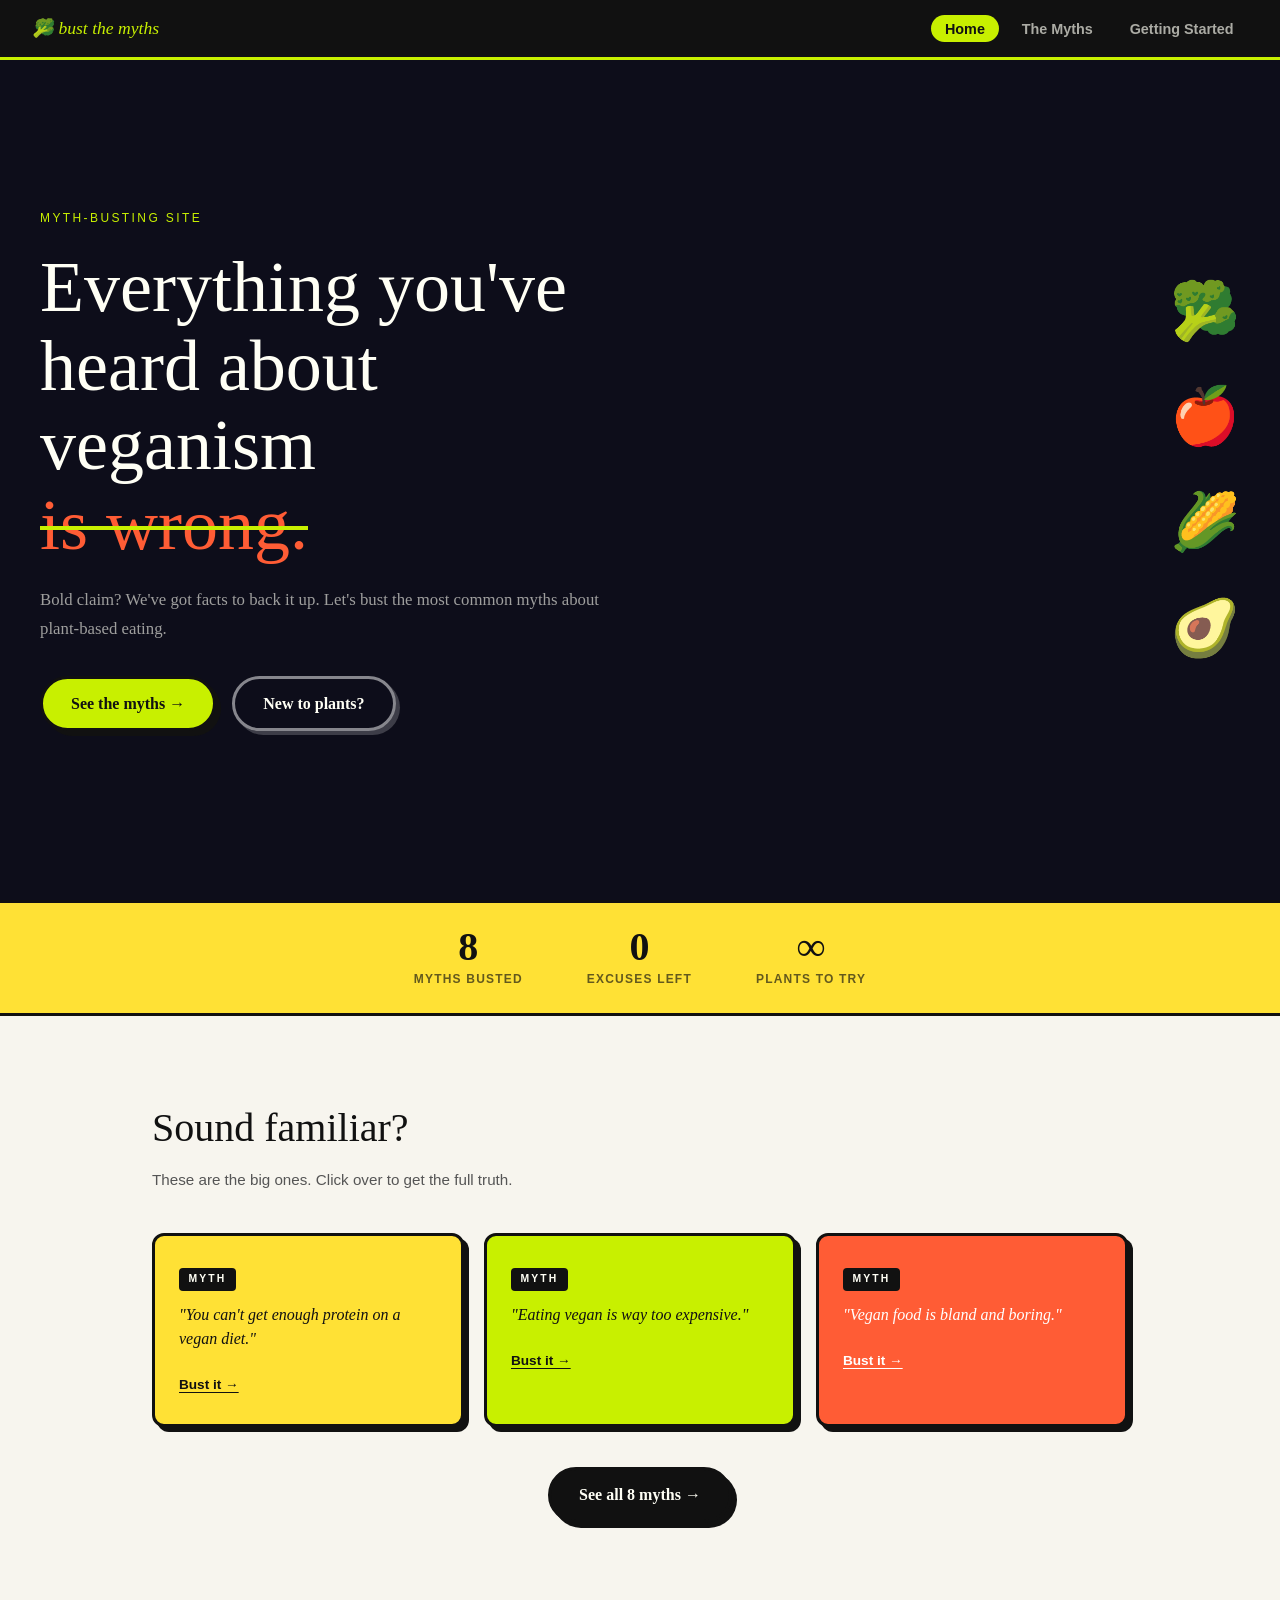
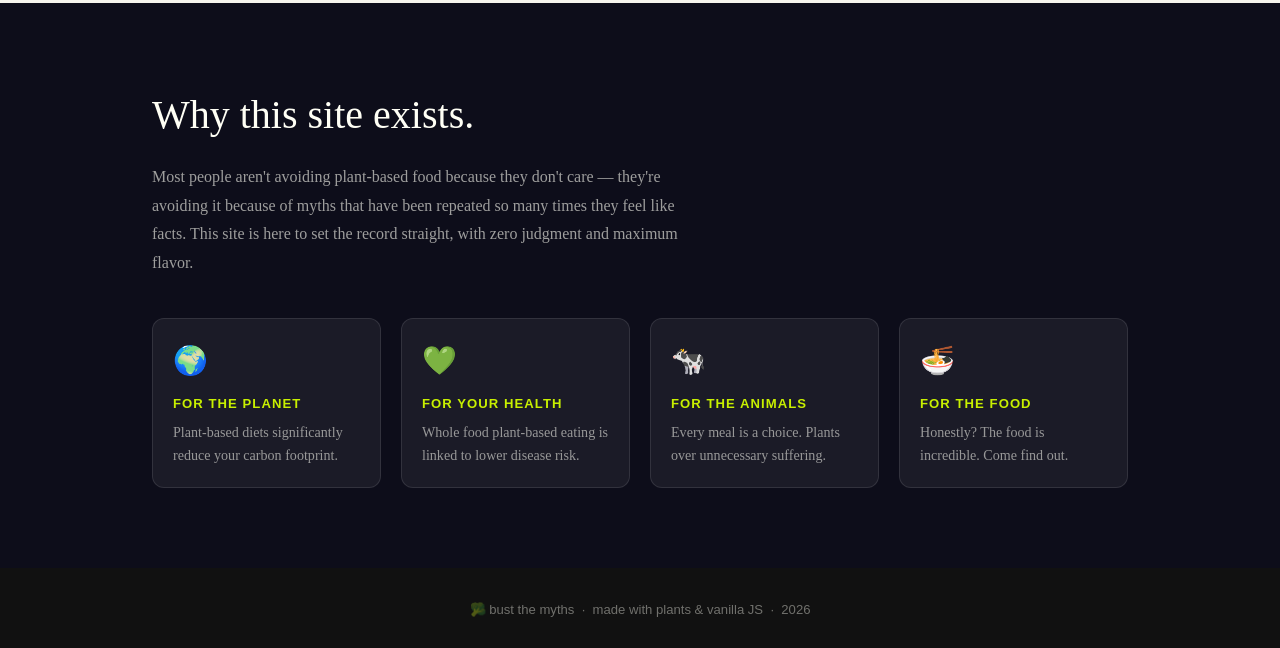
<file: index.html>
<!doctype html>
<html lang="en">
  <head>
    <meta charset="UTF-8" />
    <meta name="viewport" content="width=device-width, initial-scale=1.0" />
    <title>Home — Bust the Myths</title>
    <link rel="stylesheet" href="style.css" />
  </head>
  <body>
    <nav class="navbar">
      <a href="index.html" class="nav-logo">🥦 bust the myths</a>
      <ul class="nav-links" id="nav-links">
        <li><a href="index.html" class="active">Home</a></li>
        <li><a href="myths.html">The Myths</a></li>
        <li><a href="start.html">Getting Started</a></li>
      </ul>
      <button class="hamburger" id="hamburger">&#9776;</button>
    </nav>

    <section class="hero">
      <div class="hero-content">
        <p class="hero-label">myth-busting site</p>
        <h1>
          Everything you've<br />
          heard about veganism<br />
          <span class="strikethrough">is wrong.</span>
        </h1>
        <p class="hero-desc">
          Bold claim? We've got facts to back it up. Let's bust the most common
          myths about plant-based eating.
        </p>
        <div class="hero-buttons">
          <a href="myths.html" class="btn btn-lime">See the myths →</a>
          <a href="start.html" class="btn btn-outline">New to plants?</a>
        </div>
      </div>
      <div class="hero-emoji-group">
        <span class="big-emoji">🥦</span>
        <span class="big-emoji">🍎</span>
        <span class="big-emoji">🌽</span>
        <span class="big-emoji">🥑</span>
      </div>
    </section>

    <section class="stats-bar">
      <div class="stat">
        <span class="stat-number">8</span>
        <span class="stat-label">myths busted</span>
      </div>
      <div class="stat">
        <span class="stat-number">0</span>
        <span class="stat-label">excuses left</span>
      </div>
      <div class="stat">
        <span class="stat-number">&infin;</span>
        <span class="stat-label">plants to try</span>
      </div>
    </section>

    <section class="preview">
      <div class="container">
        <h2>Sound familiar?</h2>
        <p class="section-desc">
          These are the big ones. Click over to get the full truth.
        </p>

        <div class="preview-grid">
          <div class="preview-card yellow">
            <span class="myth-tag">MYTH</span>
            <p>"You can't get enough protein on a vegan diet."</p>
            <a href="myths.html">Bust it →</a>
          </div>
          <div class="preview-card lime">
            <span class="myth-tag">MYTH</span>
            <p>"Eating vegan is way too expensive."</p>
            <a href="myths.html">Bust it →</a>
          </div>
          <div class="preview-card coral">
            <span class="myth-tag">MYTH</span>
            <p>"Vegan food is bland and boring."</p>
            <a href="myths.html">Bust it →</a>
          </div>
        </div>

        <div class="center">
          <a href="myths.html" class="btn btn-black">See all 8 myths →</a>
        </div>
      </div>
    </section>

    <section class="why">
      <div class="container">
        <h2>Why this site exists.</h2>
        <p>
          Most people aren't avoiding plant-based food because they don't care —
          they're avoiding it because of myths that have been repeated so many
          times they feel like facts. This site is here to set the record
          straight, with zero judgment and maximum flavor.
        </p>
        <div class="why-grid">
          <div class="why-card">
            <span>🌍</span>
            <h3>For the planet</h3>
            <p>Plant-based diets significantly reduce your carbon footprint.</p>
          </div>
          <div class="why-card">
            <span>💚</span>
            <h3>For your health</h3>
            <p>
              Whole food plant-based eating is linked to lower disease risk.
            </p>
          </div>
          <div class="why-card">
            <span>🐄</span>
            <h3>For the animals</h3>
            <p>Every meal is a choice. Plants over unnecessary suffering.</p>
          </div>
          <div class="why-card">
            <span>🍜</span>
            <h3>For the food</h3>
            <p>Honestly? The food is incredible. Come find out.</p>
          </div>
        </div>
      </div>
    </section>

    <footer>
      <p>
        🥦 bust the myths &nbsp;·&nbsp; made with plants &amp; vanilla JS
        &nbsp;·&nbsp; <span class="yr"></span>
      </p>
    </footer>
    <script src="script.js"></script>
  </body>
</html>
</file>
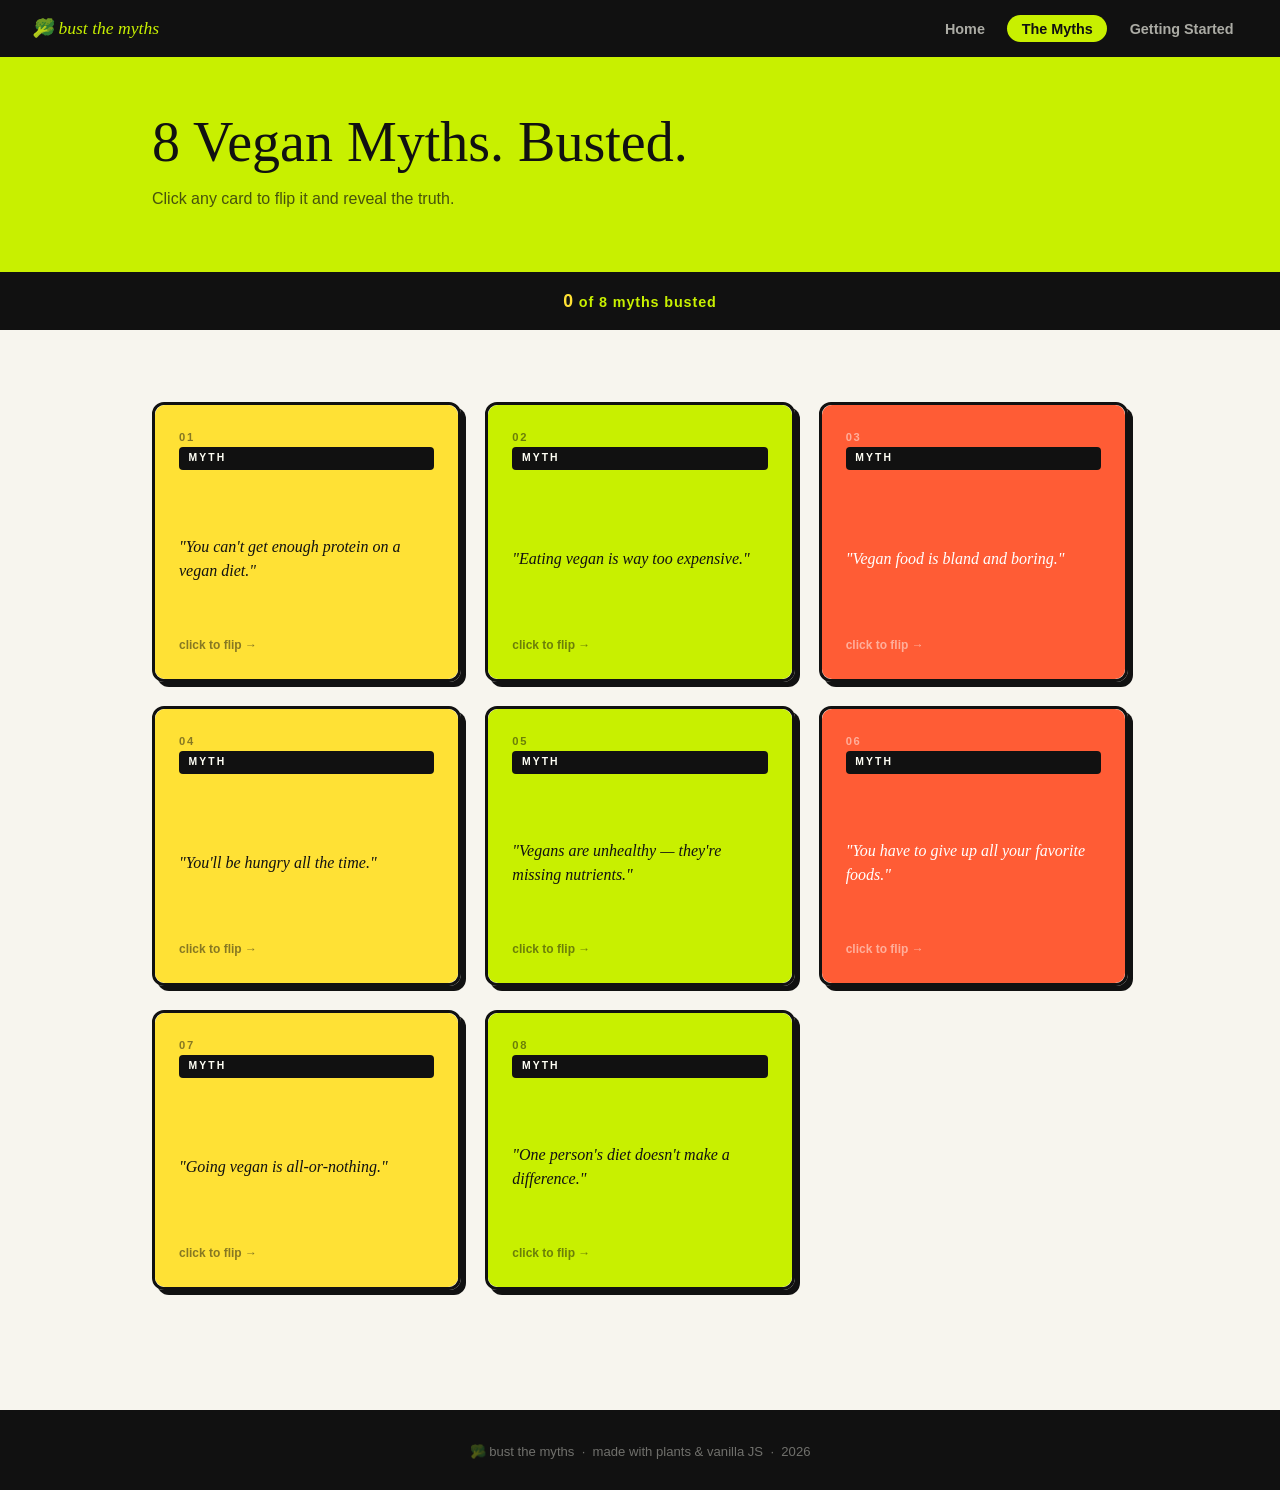
<file: myths.html>
<!doctype html>
<html lang="en">
  <head>
    <meta charset="UTF-8" />
    <meta name="viewport" content="width=device-width, initial-scale=1.0" />
    <title>The Myths — Bust the Myths</title>
    <link rel="stylesheet" href="style.css" />
  </head>
  <body>
    <nav class="navbar">
      <a href="index.html" class="nav-logo">🥦 bust the myths</a>
      <ul class="nav-links" id="nav-links">
        <li><a href="index.html">Home</a></li>
        <li><a href="myths.html" class="active">The Myths</a></li>
        <li><a href="start.html">Getting Started</a></li>
      </ul>
      <button class="hamburger" id="hamburger">&#9776;</button>
    </nav>

     <section class="page-header header-lime">
      <div class="container">
        <h1>8 Vegan Myths. Busted.</h1>
        <p>Click any card to flip it and reveal the truth.</p>
      </div>
    </section>

    <div class="counter-bar">
      <span id="bust-count">0</span> of 8 myths busted
      <span id="counter-emoji"></span>
    </div>

    <section class="myths-section">
      <div class="container">
        <div class="cards-grid">

          <div class="flip-card">
            <div class="card-inner">
              <div class="card-front yellow">
                <span class="card-number">01</span>
                <span class="myth-tag">MYTH</span>
                <p>"You can't get enough protein on a vegan diet."</p>
                <span class="flip-hint">click to flip →</span>
              </div>
              <div class="card-back back-yellow">
                <span class="busted-tag">BUSTED 💥</span>
                <h3>Plants are packed with protein.</h3>
                <p>Lentils, chickpeas, tofu, tempeh, edamame, and quinoa are all high in protein. Most people easily hit their daily protein needs on a plant-based diet. Many elite athletes compete on plants.</p>
              </div>
            </div>
          </div>

          <div class="flip-card">
            <div class="card-inner">
              <div class="card-front lime">
                <span class="card-number">02</span>
                <span class="myth-tag">MYTH</span>
                <p>"Eating vegan is way too expensive."</p>
                <span class="flip-hint">click to flip →</span>
              </div>
              <div class="card-back back-lime">
                <span class="busted-tag">BUSTED 💥</span>
                <h3>Beans and rice don't break the bank.</h3>
                <p>Legumes, grains, oats, and frozen vegetables are some of the cheapest foods available. Studies show vegan diets can cost up to 40% less than meat-based diets.</p>
              </div>
            </div>
          </div>

          <div class="flip-card">
            <div class="card-inner">
              <div class="card-front coral">
                <span class="card-number">03</span>
                <span class="myth-tag">MYTH</span>
                <p>"Vegan food is bland and boring."</p>
                <span class="flip-hint">click to flip →</span>
              </div>
              <div class="card-back back-coral">
                <span class="busted-tag">BUSTED 💥</span>
                <h3>Have you tried it though?</h3>
                <p>Ethiopian, Indian, Thai, Mexican, and Middle Eastern cuisines are all heavily plant-based and incredibly flavorful. If your vegan food is bland, the problem is the seasoning — not the plants.</p>
              </div>
            </div>
          </div>

          <div class="flip-card">
            <div class="card-inner">
              <div class="card-front yellow">
                <span class="card-number">04</span>
                <span class="myth-tag">MYTH</span>
                <p>"You'll be hungry all the time."</p>
                <span class="flip-hint">click to flip →</span>
              </div>
              <div class="card-back back-yellow">
                <span class="busted-tag">BUSTED 💥</span>
                <h3>Fiber keeps you full for hours.</h3>
                <p>Plant foods are high in fiber, which slows digestion and keeps you satisfied. A big bowl of lentil soup or a chickpea stew is genuinely filling. The key is eating enough — not just salads.</p>
              </div>
            </div>
          </div>

          <div class="flip-card">
            <div class="card-inner">
              <div class="card-front lime">
                <span class="card-number">05</span>
                <span class="myth-tag">MYTH</span>
                <p>"Vegans are unhealthy — they're missing nutrients."</p>
                <span class="flip-hint">click to flip →</span>
              </div>
              <div class="card-back back-lime">
                <span class="busted-tag">BUSTED 💥</span>
                <h3>Plan well and you're covered.</h3>
                <p>The American Dietetic Association says a well-planned vegan diet meets all nutritional needs. B12 is worth supplementing, but whole plant foods are loaded with vitamins and minerals meat lacks.</p>
              </div>
            </div>
          </div>

          <div class="flip-card">
            <div class="card-inner">
              <div class="card-front coral">
                <span class="card-number">06</span>
                <span class="myth-tag">MYTH</span>
                <p>"You have to give up all your favorite foods."</p>
                <span class="flip-hint">click to flip →</span>
              </div>
              <div class="card-back back-coral">
                <span class="busted-tag">BUSTED 💥</span>
                <h3>There's a plant-based version of everything.</h3>
                <p>Pizza, burgers, ice cream, mac and cheese — plant-based versions of comfort food exist and most of them genuinely slap. You're not giving things up, you're discovering new versions.</p>
              </div>
            </div>
          </div>

          <div class="flip-card">
            <div class="card-inner">
              <div class="card-front yellow">
                <span class="card-number">07</span>
                <span class="myth-tag">MYTH</span>
                <p>"Going vegan is all-or-nothing."</p>
                <span class="flip-hint">click to flip →</span>
              </div>
              <div class="card-back back-yellow">
                <span class="busted-tag">BUSTED 💥</span>
                <h3>Progress beats perfection every time.</h3>
                <p>Eating plant-based 5 days a week still makes a real difference. Going 80% plant-based is infinitely better than not trying at all. Start anywhere — the goal is more plants, not a perfect label.</p>
              </div>
            </div>
          </div>

          <div class="flip-card">
            <div class="card-inner">
              <div class="card-front lime">
                <span class="card-number">08</span>
                <span class="myth-tag">MYTH</span>
                <p>"One person's diet doesn't make a difference."</p>
                <span class="flip-hint">click to flip →</span>
              </div>
              <div class="card-back back-lime">
                <span class="busted-tag">BUSTED 💥</span>
                <h3>The math says otherwise.</h3>
                <p>Going vegan for one year saves roughly 401,500 gallons of water, 14,600 sq ft of forest, and 7,300 lbs of CO₂. Individual choices multiplied across millions of people reshape entire industries.</p>
              </div>
            </div>
          </div>

        </div>

        <div class="all-busted hidden" id="all-busted">
          <span>🎉</span>
          <h2>You busted all 8 myths!</h2>
          <p>Now you're armed with facts. Ready to take the next step?</p>
          <a href="start.html" class="btn btn-black">Let's get started →</a>
        </div>

      </div>
    </section>

    <footer>
      <p>
        🥦 bust the myths &nbsp;·&nbsp; made with plants &amp; vanilla JS
        &nbsp;·&nbsp; <span class="yr"></span>
      </p>
    </footer>
    <script src="script.js"></script>
  </body>
</html>
</file>
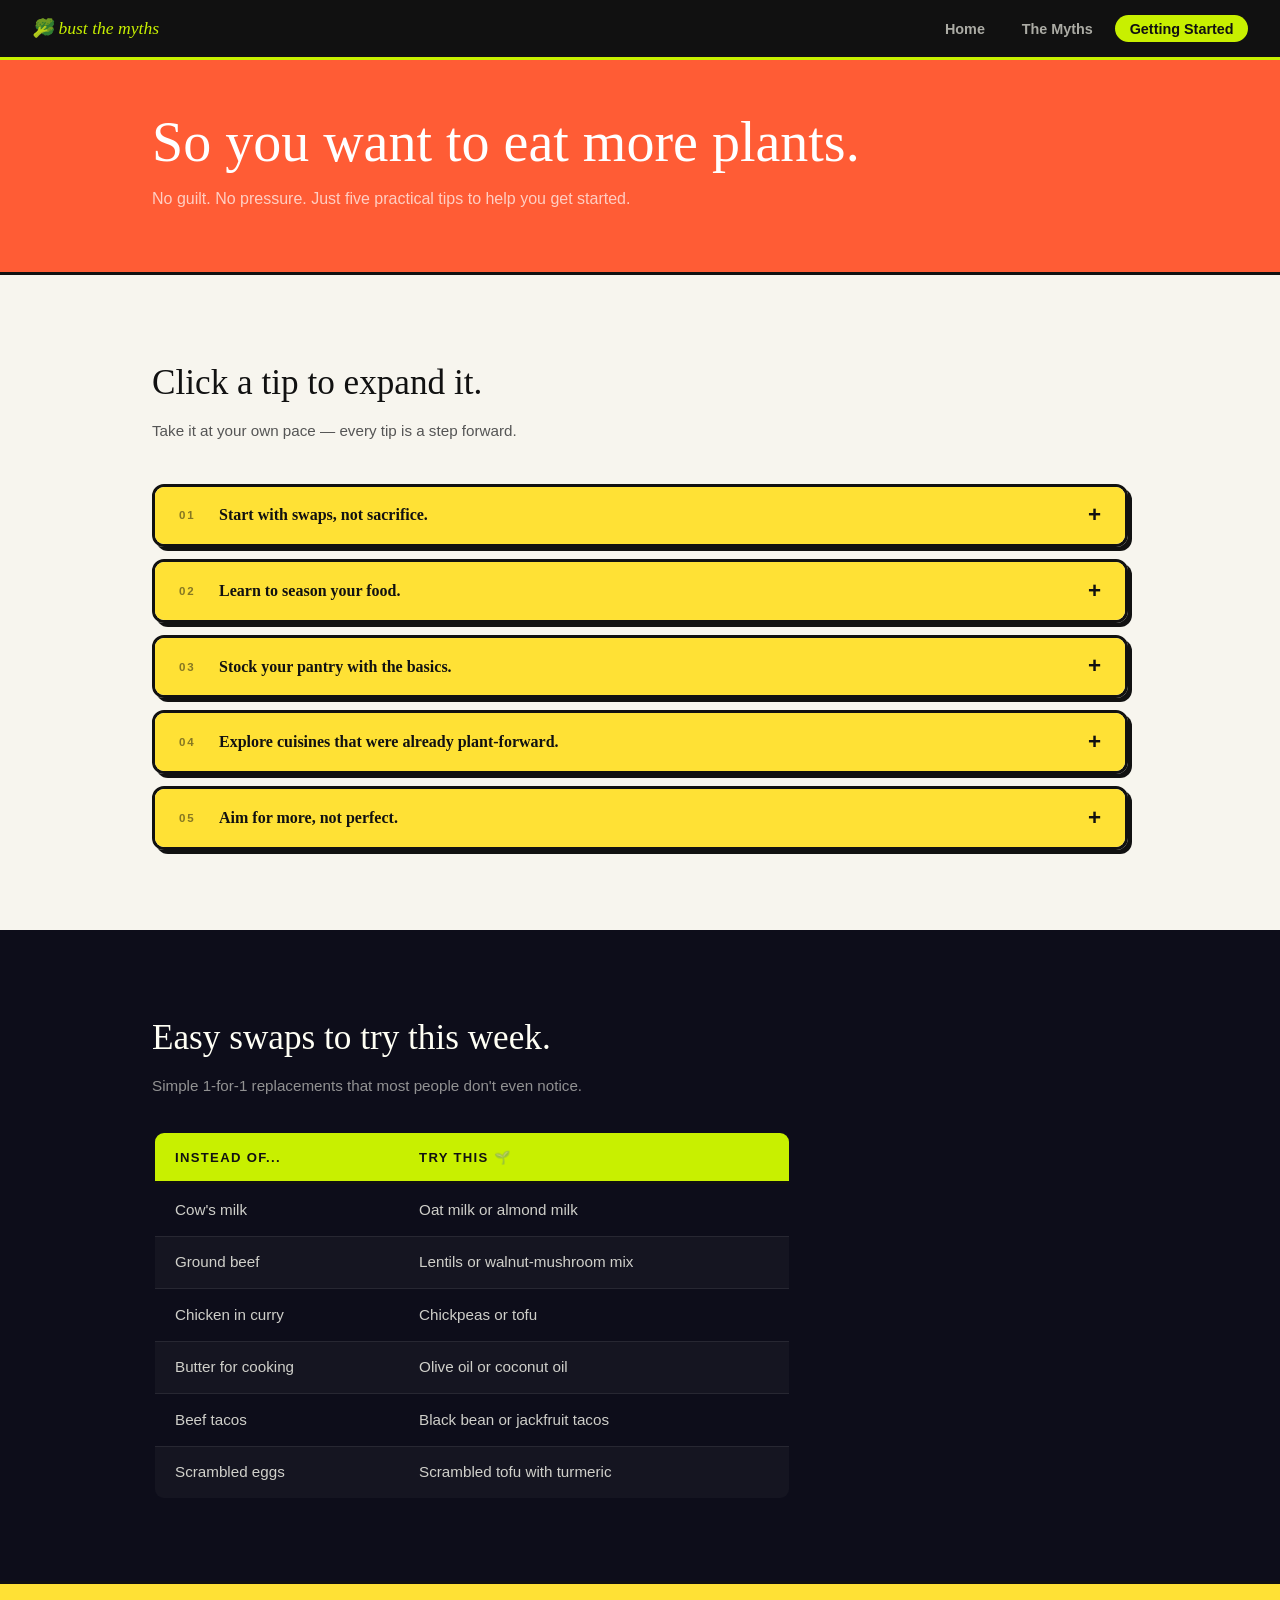
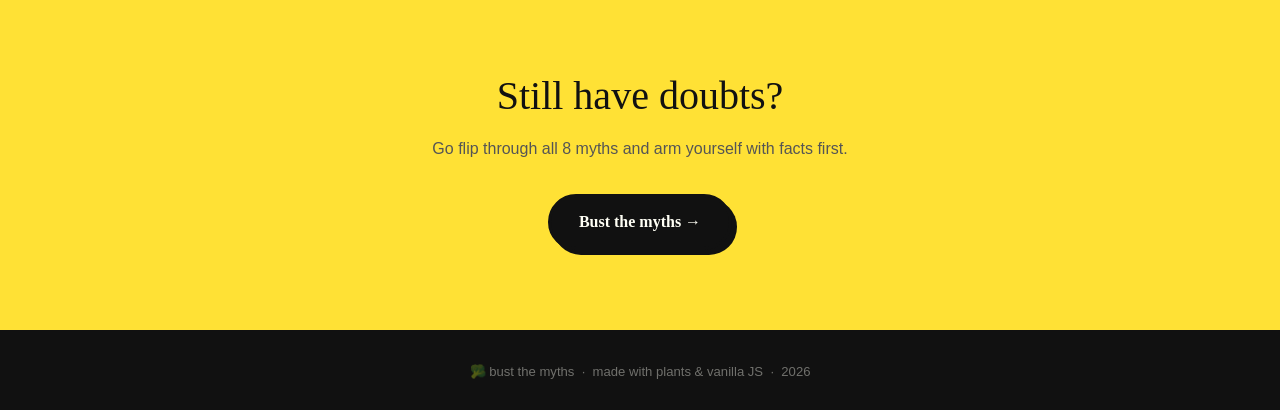
<file: start.html>
<!doctype html>
<html lang="en">
  <head>
    <meta charset="UTF-8" />
    <meta name="viewport" content="width=device-width, initial-scale=1.0" />
    <title>Getting Started — Bust the Myths</title>
    <link rel="stylesheet" href="style.css" />
  </head>
  <body>
    <nav class="navbar">
      <a href="index.html" class="nav-logo">🥦 bust the myths</a>
      <ul class="nav-links" id="nav-links">
        <li><a href="index.html">Home</a></li>
        <li><a href="myths.html">The Myths</a></li>
        <li><a href="start.html" class="active">Getting Started</a></li>
      </ul>
      <button class="hamburger" id="hamburger">&#9776;</button>
    </nav>

    <section class="page-header header-coral">
      <div class="container">
        <h1>So you want to eat more plants.</h1>
        <p>No guilt. No pressure. Just five practical tips to help you get started.</p>
      </div>
    </section>

    <section class="tips-section">
      <div class="container">
        <h2>Click a tip to expand it.</h2>
        <p class="section-desc">Take it at your own pace — every tip is a step forward.</p>

        <div class="accordion">

          <div class="accordion-item">
            <button class="accordion-btn">
              <span class="tip-num">01</span>
              <span class="tip-title">Start with swaps, not sacrifice.</span>
              <span class="accordion-icon">+</span>
            </button>
            <div class="accordion-body">
              <p>Instead of removing things from your diet, replace them. Oat milk instead of dairy. Mushrooms instead of ground beef. Chickpeas instead of chicken in your curry. Small swaps add up without feeling like deprivation — and most of the time, you won't even miss the original.</p>
            </div>
          </div>

          <div class="accordion-item">
            <button class="accordion-btn">
              <span class="tip-num">02</span>
              <span class="tip-title">Learn to season your food.</span>
              <span class="accordion-icon">+</span>
            </button>
            <div class="accordion-body">
              <p>The number one reason plant-based food gets a bad rap is under-seasoning — not the plants themselves. Garlic, cumin, smoked paprika, soy sauce, nutritional yeast, lemon juice, and chili flakes are your new best friends. Be bold. Season like you mean it.</p>
            </div>
          </div>

          <div class="accordion-item">
            <button class="accordion-btn">
              <span class="tip-num">03</span>
              <span class="tip-title">Stock your pantry with the basics.</span>
              <span class="accordion-icon">+</span>
            </button>
            <div class="accordion-body">
              <p>Keep lentils, canned chickpeas, black beans, oats, canned tomatoes, pasta, rice, and nuts on hand at all times. With a stocked pantry like this, you're always 20 minutes away from a solid, filling plant-based meal — even when you haven't planned ahead.</p>
            </div>
          </div>

          <div class="accordion-item">
            <button class="accordion-btn">
              <span class="tip-num">04</span>
              <span class="tip-title">Explore cuisines that were already plant-forward.</span>
              <span class="accordion-icon">+</span>
            </button>
            <div class="accordion-body">
              <p>Indian, Ethiopian, Mexican, Middle Eastern, and Thai food all have incredible plant-based dishes that have existed for centuries — long before "vegan" was even a word. You're not inventing something new. You're discovering something that's been delicious all along.</p>
            </div>
          </div>

          <div class="accordion-item">
            <button class="accordion-btn">
              <span class="tip-num">05</span>
              <span class="tip-title">Aim for more, not perfect.</span>
              <span class="accordion-icon">+</span>
            </button>
            <div class="accordion-body">
              <p>Eating plant-based 70% of the time is a real win. Don't let chasing a perfect label get in the way of real progress. Every single plant-based meal counts. There's no score to keep and no one grading you. Just more plants, more often — that's the whole goal.</p>
            </div>
          </div>

        </div>
      </div>
    </section>

    <section class="swaps-section">
      <div class="container">
        <h2>Easy swaps to try this week.</h2>
        <p class="section-desc">Simple 1-for-1 replacements that most people don't even notice.</p>

        <table class="swaps-table">
          <thead>
            <tr>
              <th>Instead of...</th>
              <th>Try this 🌱</th>
            </tr>
          </thead>
          <tbody>
            <tr>
              <td>Cow's milk</td>
              <td>Oat milk or almond milk</td>
            </tr>
            <tr>
              <td>Ground beef</td>
              <td>Lentils or walnut-mushroom mix</td>
            </tr>
            <tr>
              <td>Chicken in curry</td>
              <td>Chickpeas or tofu</td>
            </tr>
            <tr>
              <td>Butter for cooking</td>
              <td>Olive oil or coconut oil</td>
            </tr>
            <tr>
              <td>Beef tacos</td>
              <td>Black bean or jackfruit tacos</td>
            </tr>
            <tr>
              <td>Scrambled eggs</td>
              <td>Scrambled tofu with turmeric</td>
            </tr>
          </tbody>
        </table>
      </div>
    </section>

    <section class="cta-section">
      <div class="container center">
        <h2>Still have doubts?</h2>
        <p>Go flip through all 8 myths and arm yourself with facts first.</p>
        <a href="myths.html" class="btn btn-black">Bust the myths →</a>
      </div>
    </section>
    
    <footer>
      <p>
        🥦 bust the myths &nbsp;·&nbsp; made with plants &amp; vanilla JS
        &nbsp;·&nbsp; <span class="yr"></span>
      </p>
    </footer>

    <script src="script.js"></script>
  </body>
</html>
</file>
<file: style.css>
/* Global Styles */

:root {
  --lime:    #c8f000;
  --yellow:  #ffe135;
  --coral:   #ff5c35;
  --black:   #111111;
  --white:   #fffff5;
  --offwhite: #f7f5ee;
  --navy:    #0d0d1a;
  --gray:    #555555;

  --border:  3px solid #111111;
  --shadow:  5px 5px 0 #111111;
  --radius:  12px;
}

* {
  box-sizing: border-box;
  margin: 0;
  padding: 0;
}

html {
  scroll-behavior: smooth;
}

body {
  font-family: Georgia, serif;
  background-color: var(--offwhite);
  color: var(--black);
  line-height: 1.6;
}

a {
  color: inherit;
  text-decoration: none;
}

ul {
  list-style: none;
}

.container {
  max-width: 1040px;
  margin: 0 auto;
  padding: 0 2rem;
}

.hidden {
  display: none;
}

.center {
  text-align: center;
}

/* Navbar Styles */

.navbar {
  position: fixed;
  top: 0;
  left: 0;
  right: 0;
  z-index: 100;
  display: flex;
  align-items: center;
  justify-content: space-between;
  padding: 0 2rem;
  height: 60px;
  background-color: var(--black);
  border-bottom: 3px solid var(--lime);
}

.nav-logo {
  font-style: italic;
  font-size: 1.1rem;
  color: var(--lime);
}

.nav-links {
  display: flex;
  gap: 0.5rem;
}

.nav-links a {
  font-family: Arial, sans-serif;
  font-size: 0.9rem;
  font-weight: bold;
  color: rgba(255, 255, 245, 0.65);
  padding: 0.35rem 0.9rem;
  border-radius: 100px;
  transition: background-color 0.2s, color 0.2s;
}

.nav-links a:hover,
.nav-links a.active {
  background-color: var(--lime);
  color: var(--black);
}

.hamburger {
  display: none;
  background: none;
  border: none;
  color: var(--lime);
  font-size: 1.5rem;
  cursor: pointer;
}

/* Footer */

footer {
  background-color: var(--black);
  color: rgba(255, 255, 245, 0.4);
  text-align: center;
  padding: 1.75rem;
  font-family: Arial, sans-serif;
  font-size: 0.82rem;
  border-top: var(--border);
}

/* Hero */
.hero {
  min-height: 100vh;
  background-color: var(--navy);
  display: flex;
  align-items: center;
  justify-content: space-between;
  gap: 2rem;
  padding: 100px 2.5rem 60px;
}

.hero-content {
  max-width: 560px;
}

.hero-label {
  font-family: Arial, sans-serif;
  font-size: 0.75rem;
  letter-spacing: 0.2em;
  text-transform: uppercase;
  color: var(--lime);
  margin-bottom: 1.25rem;
}

.hero h1 {
  font-size: clamp(2.5rem, 6vw, 4.5rem);
  font-weight: normal;
  line-height: 1.1;
  color: var(--white);
  margin-bottom: 1.25rem;
}

.strikethrough {
  color: var(--coral);
  text-decoration: line-through;
  text-decoration-color: var(--lime);
  text-decoration-thickness: 4px;
}

.hero-desc {
  font-size: 1.05rem;
  color: rgba(255, 255, 245, 0.6);
  margin-bottom: 2rem;
  line-height: 1.75;
}

.hero-buttons {
  display: flex;
  gap: 1rem;
  flex-wrap: wrap;
}

.hero-emoji-group {
  display: flex;
  flex-direction: column;
  gap: 1rem;
  font-size: 3.5rem;
  animation: float 3s ease-in-out infinite;
}

@keyframes float {
  0%, 100% { transform: translateY(0); }
  50%       { transform: translateY(-12px); }
}

/* Buttons */
.btn {
  display: inline-block;
  padding: 0.75rem 1.75rem;
  font-family: Georgia, serif;
  font-size: 1rem;
  font-weight: bold;
  border: var(--border);
  border-radius: 100px;
  box-shadow: var(--shadow);
  cursor: pointer;
  transition: transform 0.15s, box-shadow 0.15s;
}

.btn:hover {
  transform: translate(-2px, -2px);
  box-shadow: 7px 7px 0 var(--black);
}

.btn-lime   { background-color: var(--lime);   color: var(--black); }
.btn-black  { background-color: var(--black);  color: var(--white); }
.btn-outline {
  background-color: transparent;
  color: var(--white);
  border-color: rgba(255, 255, 255, 0.5);
  box-shadow: 4px 4px 0 rgba(255, 255, 255, 0.2);
}

/* Stats Bar */
.stats-bar {
  background-color: var(--yellow);
  border-top: var(--border);
  border-bottom: var(--border);
  display: flex;
  justify-content: center;
  gap: 4rem;
  padding: 1.5rem 2rem;
  flex-wrap: wrap;
}

.stat {
  display: flex;
  flex-direction: column;
  align-items: center;
}

.stat-number {
  font-size: 2.5rem;
  font-weight: bold;
  line-height: 1;
}

.stat-label {
  font-family: Arial, sans-serif;
  font-size: 0.75rem;
  font-weight: bold;
  letter-spacing: 0.1em;
  text-transform: uppercase;
  opacity: 0.65;
  margin-top: 0.2rem;
}

/* Preview Section */

.preview {
  padding: 80px 0;
  background-color: var(--offwhite);
}

.preview h2 {
  font-size: 2.5rem;
  font-weight: normal;
  margin-bottom: 0.5rem;
}

.section-desc {
  font-family: Arial, sans-serif;
  font-size: 0.95rem;
  color: var(--gray);
  margin-bottom: 2.5rem;
}

.preview-grid {
  display: grid;
  grid-template-columns: repeat(3, 1fr);
  gap: 1.25rem;
  margin-bottom: 2.5rem;
}

.preview-card {
  border: var(--border);
  border-radius: var(--radius);
  padding: 1.75rem 1.5rem;
  box-shadow: var(--shadow);
  transition: transform 0.15s, box-shadow 0.15s;
}

.preview-card:hover {
  transform: translate(-3px, -3px);
  box-shadow: 8px 8px 0 var(--black);
}

.preview-card.yellow { background-color: var(--yellow); }
.preview-card.lime   { background-color: var(--lime);   }
.preview-card.coral  { background-color: var(--coral); color: white; }

.myth-tag {
  display: inline-block;
  font-family: Arial, sans-serif;
  font-size: 0.65rem;
  font-weight: 900;
  letter-spacing: 0.2em;
  background-color: var(--black);
  color: var(--white);
  padding: 0.2rem 0.6rem;
  border-radius: 4px;
  margin-bottom: 0.75rem;
}

.preview-card p {
  font-style: italic;
  font-size: 1rem;
  line-height: 1.5;
  margin-bottom: 1.25rem;
}

.preview-card a {
  font-family: Arial, sans-serif;
  font-size: 0.85rem;
  font-weight: bold;
  text-decoration: underline;
  text-underline-offset: 3px;
}

/* Why Section */

.why {
  background-color: var(--navy);
  color: var(--white);
  padding: 80px 0;
}

.why h2 {
  font-size: 2.5rem;
  font-weight: normal;
  margin-bottom: 1rem;
}

.why > .container > p {
  font-size: 1rem;
  color: rgba(255, 255, 245, 0.6);
  max-width: 560px;
  line-height: 1.8;
  margin-bottom: 2.5rem;
}

.why-grid {
  display: grid;
  grid-template-columns: repeat(4, 1fr);
  gap: 1.25rem;
}

.why-card {
  background-color: rgba(255, 255, 255, 0.06);
  border: 1px solid rgba(255, 255, 255, 0.1);
  border-radius: var(--radius);
  padding: 1.25rem;
}

.why-card span {
  font-size: 1.75rem;
  display: block;
  margin-bottom: 0.6rem;
}

.why-card h3 {
  font-family: Arial, sans-serif;
  font-size: 0.82rem;
  font-weight: bold;
  text-transform: uppercase;
  letter-spacing: 0.08em;
  color: var(--lime);
  margin-bottom: 0.4rem;
}

.why-card p {
  font-size: 0.88rem;
  color: rgba(255, 255, 245, 0.55);
  line-height: 1.65;
}

/* Myths Page Header */
.page-header {
  padding: 110px 0 60px;
  border-bottom: var(--border);
}

.page-header.header-lime  { background-color: var(--lime); }
.page-header.header-coral { background-color: var(--coral); color: white; }

.page-header h1 {
  font-size: clamp(2.2rem, 5vw, 3.5rem);
  font-weight: normal;
  line-height: 1.15;
  margin-bottom: 0.75rem;
}

.page-header p {
  font-family: Arial, sans-serif;
  font-size: 1rem;
  opacity: 0.7;
}

/* Counter Bar */
.counter-bar {
  background-color: var(--black);
  color: var(--lime);
  text-align: center;
  padding: 0.75rem;
  font-family: Arial, sans-serif;
  font-size: 0.9rem;
  font-weight: bold;
  letter-spacing: 0.06em;
  border-bottom: var(--border);
}

#bust-count {
  color: var(--yellow);
  font-size: 1.1rem;
}

/* Myth Flip Cards */
.myths-section {
  padding: 72px 0;
  background-color: var(--offwhite);
}

.cards-grid {
  display: grid;
  grid-template-columns: repeat(auto-fill, minmax(260px, 1fr));
  gap: 1.5rem;
  margin-bottom: 3rem;
}

/* The outer wrapper — sets the 3D perspective */
.flip-card {
  height: 280px;
  cursor: pointer;
  perspective: 1000px;
}

/* The inner div is what actually rotates */
.card-inner {
  position: relative;
  width: 100%;
  height: 100%;
  transform-style: preserve-3d;
  transition: transform 0.5s;
  border: var(--border);
  border-radius: var(--radius);
  box-shadow: var(--shadow);
}

/* When JS adds the "flipped" class, the inner div rotates */
.card-inner.flipped {
  transform: rotateY(180deg);
}

/* Both sides share these base styles */
.card-front,
.card-back {
  position: absolute;
  inset: 0;
  border-radius: calc(var(--radius) - 2px);
  padding: 1.5rem;
  display: flex;
  flex-direction: column;
  justify-content: space-between;
  backface-visibility: hidden;
  -webkit-backface-visibility: hidden;
}

/* The back faces start rotated 180deg — so they're hidden by default */
.card-back {
  transform: rotateY(180deg);
  background-color: white;
}

/* Card color themes */
.card-front.yellow  { background-color: var(--yellow); }
.card-front.lime    { background-color: var(--lime);   }
.card-front.coral   { background-color: var(--coral); color: white; }
.card-back.back-yellow { background-color: var(--yellow); }
.card-back.back-lime   { background-color: var(--lime);   }
.card-back.back-coral  { background-color: var(--coral); color: white; }

.card-number {
  font-family: Arial, sans-serif;
  font-size: 0.7rem;
  font-weight: bold;
  letter-spacing: 0.15em;
  opacity: 0.5;
}

.card-front p {
  font-style: italic;
  font-size: 1rem;
  line-height: 1.5;
  flex: 1;
  display: flex;
  align-items: center;
  padding: 0.5rem 0;
}

.flip-hint {
  font-family: Arial, sans-serif;
  font-size: 0.75rem;
  font-weight: bold;
  opacity: 0.5;
}

.busted-tag {
  display: inline-block;
  font-family: Arial, sans-serif;
  font-size: 0.65rem;
  font-weight: 900;
  letter-spacing: 0.2em;
  background-color: var(--black);
  color: var(--lime);
  padding: 0.2rem 0.6rem;
  border-radius: 4px;
  width: fit-content;
}

.card-back h3 {
  font-size: 0.95rem;
  font-weight: bold;
  line-height: 1.3;
}

.card-back.back-coral h3 { color: white; }

.card-back p {
  font-family: Arial, sans-serif;
  font-size: 0.82rem;
  line-height: 1.65;
  opacity: 0.8;
  flex: 1;
  padding: 0.4rem 0;
}

/* All busted celebration box */
.all-busted {
  text-align: center;
  background-color: var(--lime);
  border: var(--border);
  border-radius: var(--radius);
  padding: 3rem 2rem;
  box-shadow: var(--shadow);
}

.all-busted span {
  font-size: 3rem;
  display: block;
  margin-bottom: 1rem;
}

.all-busted h2 {
  font-size: 2rem;
  margin-bottom: 0.5rem;
}

.all-busted p {
  font-family: Arial, sans-serif;
  font-size: 1rem;
  color: var(--gray);
  margin-bottom: 1.5rem;
}

/* Tips Accordion */
.tips-section {
  padding: 80px 0;
  background-color: var(--offwhite);
}

.tips-section h2 {
  font-size: 2.2rem;
  font-weight: normal;
  margin-bottom: 0.5rem;
}

.accordion {
  margin-top: 2rem;
  display: flex;
  flex-direction: column;
  gap: 0.75rem;
}

.accordion-item {
  border: var(--border);
  border-radius: var(--radius);
  overflow: hidden;
  box-shadow: 4px 4px 0 var(--black);
}

.accordion-btn {
  width: 100%;
  display: flex;
  align-items: center;
  gap: 1rem;
  padding: 1.1rem 1.5rem;
  background-color: var(--yellow);
  border: none;
  cursor: pointer;
  text-align: left;
  font-family: Georgia, serif;
  font-size: 1rem;
  font-weight: bold;
  color: var(--black);
  transition: background-color 0.2s;
}

.accordion-btn:hover {
  background-color: var(--lime);
}

.accordion-item.open .accordion-btn {
  background-color: var(--lime);
}

.tip-num {
  font-family: Arial, sans-serif;
  font-size: 0.72rem;
  font-weight: 900;
  letter-spacing: 0.15em;
  opacity: 0.5;
  min-width: 24px;
}

.tip-title {
  flex: 1;
}

.accordion-icon {
  font-size: 1.4rem;
  font-family: Arial, sans-serif;
  transition: transform 0.25s;
  line-height: 1;
}

.accordion-item.open .accordion-icon {
  transform: rotate(45deg);
}

.accordion-body {
  display: none;
  padding: 1.25rem 1.5rem;
  background-color: white;
  border-top: var(--border);
}

.accordion-item.open .accordion-body {
  display: block;
}

.accordion-body p {
  font-family: Arial, sans-serif;
  font-size: 0.95rem;
  color: var(--gray);
  line-height: 1.8;
}

/* Swaps Table */
.swaps-section {
  padding: 80px 0;
  background-color: var(--navy);
  color: var(--white);
}

.swaps-section h2 {
  font-size: 2.2rem;
  font-weight: normal;
  margin-bottom: 0.5rem;
}

.swaps-section .section-desc {
  color: rgba(255, 255, 245, 0.55);
  margin-bottom: 2rem;
}

.swaps-table {
  width: 100%;
  max-width: 640px;
  border-collapse: collapse;
  border: var(--border);
  border-radius: var(--radius);
  overflow: hidden;
}

.swaps-table th {
  background-color: var(--lime);
  color: var(--black);
  font-family: Arial, sans-serif;
  font-size: 0.82rem;
  font-weight: 900;
  letter-spacing: 0.1em;
  text-transform: uppercase;
  padding: 0.85rem 1.25rem;
  text-align: left;
  border-bottom: var(--border);
}

.swaps-table td {
  font-family: Arial, sans-serif;
  font-size: 0.95rem;
  padding: 0.85rem 1.25rem;
  border-bottom: 1px solid rgba(255, 255, 255, 0.08);
  color: rgba(255, 255, 245, 0.8);
}

.swaps-table tr:last-child td {
  border-bottom: none;
}

.swaps-table tr:nth-child(even) td {
  background-color: rgba(255, 255, 255, 0.03);
}

/* CTA Section */
.cta-section {
  padding: 80px 0;
  background-color: var(--yellow);
  border-top: var(--border);
}

.cta-section h2 {
  font-size: 2.5rem;
  font-weight: normal;
  margin-bottom: 0.5rem;
}

.cta-section p {
  font-family: Arial, sans-serif;
  color: var(--gray);
  margin-bottom: 2rem;
}

/* Responsive */

@media (max-width: 860px) {
  .preview-grid { grid-template-columns: 1fr 1fr; }
  .why-grid     { grid-template-columns: 1fr 1fr; }
  .hero         { flex-direction: column; padding-top: 90px; }
  .hero-emoji-group { flex-direction: row; justify-content: center; }
}

@media (max-width: 640px) {
  .nav-links {
    display: none;
    flex-direction: column;
    position: absolute;
    top: 60px;
    left: 0;
    right: 0;
    background-color: var(--black);
    padding: 1.25rem 2rem;
    border-bottom: 3px solid var(--lime);
    gap: 0.5rem;
  }

  .nav-links.open {
    display: flex;
  }

  .hamburger { display: block; }

  .preview-grid { grid-template-columns: 1fr; }
  .why-grid     { grid-template-columns: 1fr 1fr; }
  .cards-grid   { grid-template-columns: 1fr 1fr; }
  .stats-bar    { gap: 2rem; }
}

@media (max-width: 480px) {
  .container    { padding: 0 1.25rem; }
  .navbar       { padding: 0 1.25rem; }
  .cards-grid   { grid-template-columns: 1fr; }
  .why-grid     { grid-template-columns: 1fr; }
  .hero         { padding-left: 1.25rem; padding-right: 1.25rem; }
}
</file>
